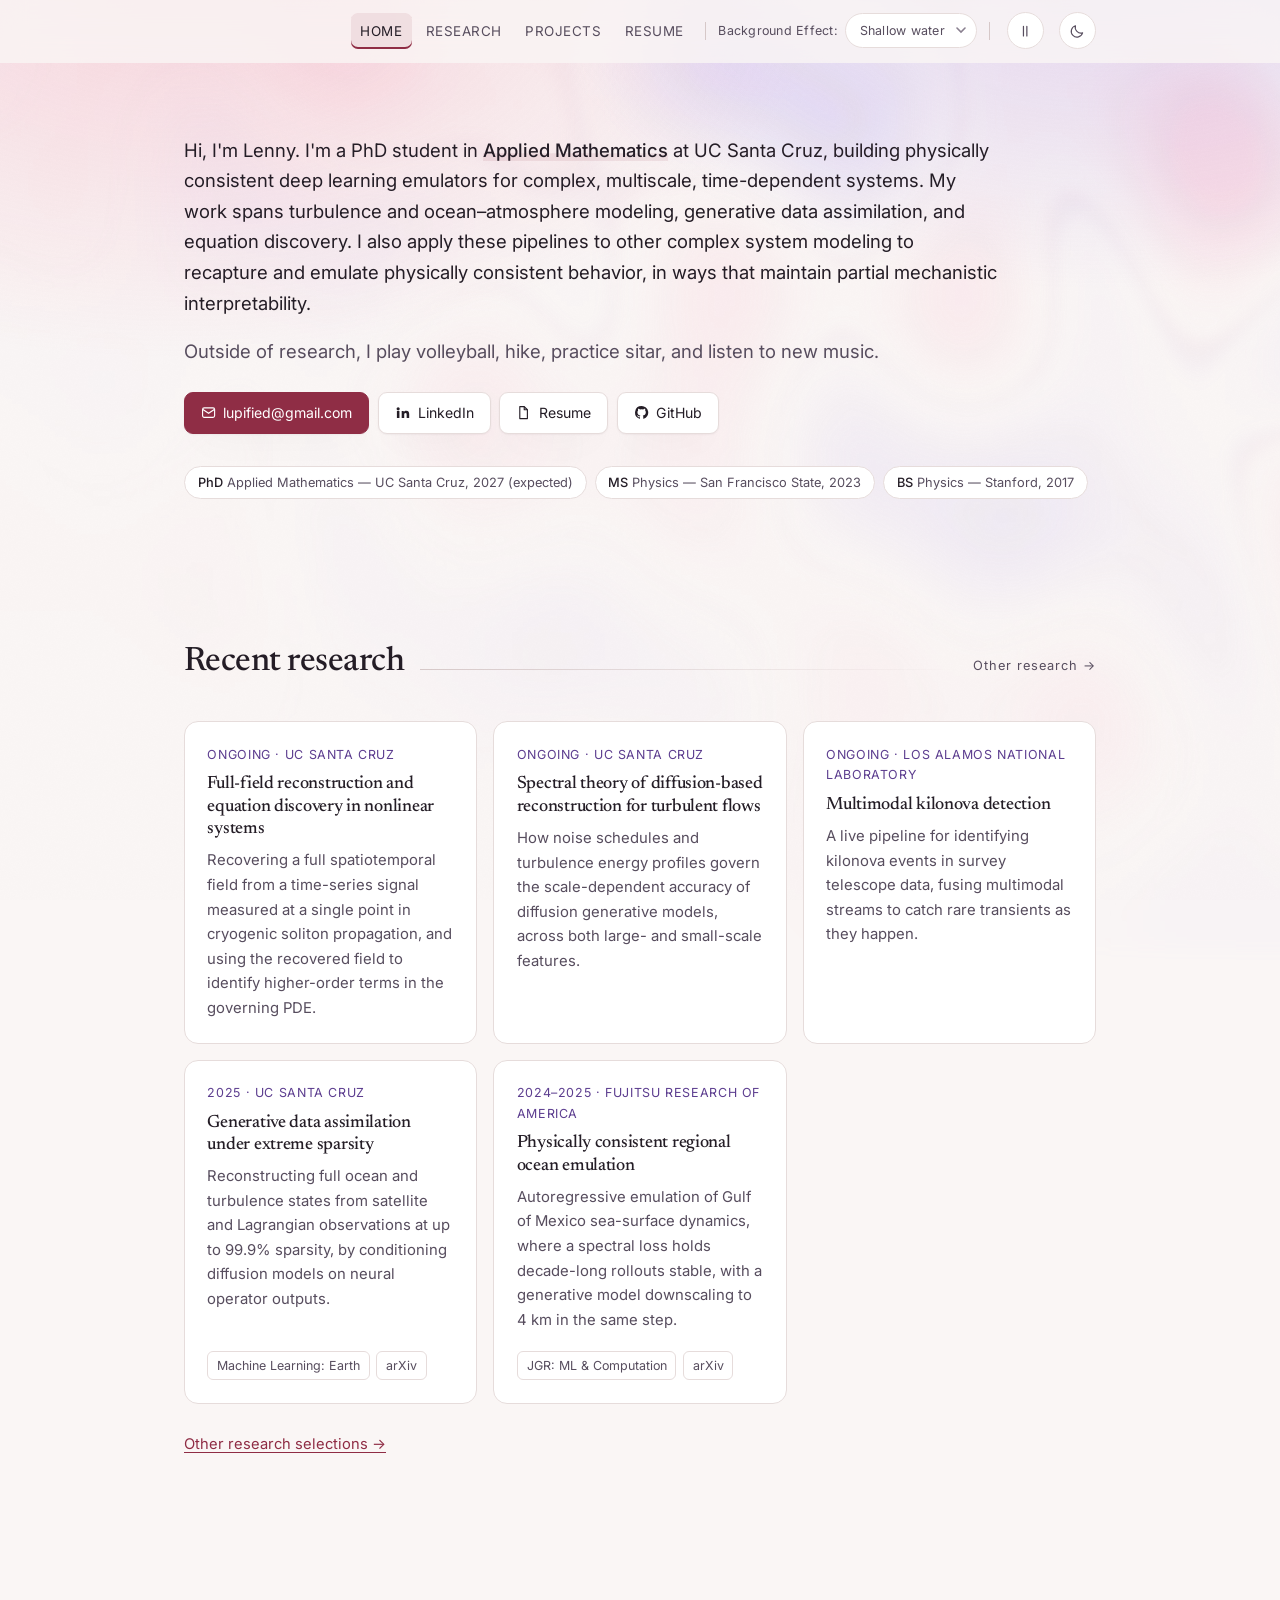
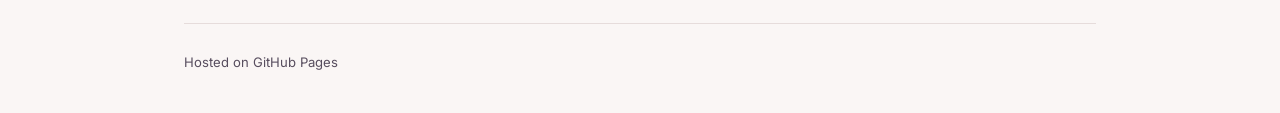
<file: index.html>
<!DOCTYPE html>
<html lang="en" data-theme="dark">
<head>
<meta charset="UTF-8">
<meta name="viewport" content="width=device-width, initial-scale=1">
<title>Lenny Lupin-Jimenez</title>
<meta name="description" content="Lenny Lupin-Jimenez &mdash; PhD student in Applied Mathematics at UC Santa Cruz, building physically consistent deep learning emulators for complex, time-dependent systems.">
<meta name="color-scheme" content="dark light">

<!-- Set the theme before first paint: stored choice > system preference > dark. -->
<script>
  (function () {
    try {
      var stored = localStorage.getItem('theme');
      if (stored === 'light' || stored === 'dark') {
        document.documentElement.dataset.theme = stored;
        return;
      }
      var mq = window.matchMedia('(prefers-color-scheme: light)');
      document.documentElement.dataset.theme = mq.matches ? 'light' : 'dark';
    } catch (e) {
      document.documentElement.dataset.theme = 'dark';
    }
  })();

  // Animation preference: on unless this visitor has turned it off before.
  // Set before first paint so the background never starts and then stops.
  (function () {
    var v = 'on';
    try {
      var stored = localStorage.getItem('anim');
      if (stored === 'on' || stored === 'off') v = stored;
    } catch (e) {}
    document.documentElement.dataset.anim = v;
  })();
</script>

<!-- Analytics: GoatCounter, no cookies and no consent banner needed.  Counts
     the first pageview itself; site.js counts the soft navigations after it. -->
<script data-goatcounter="https://lupify.goatcounter.com/count"
        async src="//gc.zgo.at/count.js"></script>

<link rel="preconnect" href="https://fonts.googleapis.com">
<link rel="preconnect" href="https://fonts.gstatic.com" crossorigin>
<link href="https://fonts.googleapis.com/css2?family=Newsreader:ital,opsz,wght@0,6..72,400;0,6..72,500;0,6..72,600;1,6..72,400&family=Inter:wght@400;500;600&display=swap" rel="stylesheet">
<link rel="stylesheet" href="styles.css?v=40">
</head>
<body>

<canvas id="field" aria-hidden="true"></canvas>

<a class="skip" href="#main">Skip to content</a>

<div class="topbar" id="topbar">
  <div class="wrap topbar__inner">
    <nav class="nav" aria-label="Sections">
      <a href="index.html">Home</a>
      <a href="research.html">Research</a>
      <a href="projects.html">Projects</a>
      <a href="resume.html">Resume</a>
    </nav>
    <span class="bar" aria-hidden="true"></span>
    <label class="simpick">
      <span class="simpick__label">Background Effect:</span>
      <select id="sim-select">
        <option value="random">Random</option>
        <option value="turbulence">Turbulence</option>
        <option value="shallow">Shallow water</option>
        <option value="convection">Convection</option>
        <option value="life">Conway's Life</option>
      </select>
    </label>
    <span class="bar" aria-hidden="true"></span>
    <button class="toggle" id="motion-toggle" type="button" aria-label="Pause background animation">
      <svg class="i-pause" viewBox="0 0 24 24" fill="none" stroke="currentColor" stroke-width="1.8" stroke-linecap="round" aria-hidden="true">
        <path d="M9.5 5v14M14.5 5v14"/>
      </svg>
      <svg class="i-play" viewBox="0 0 24 24" fill="currentColor" aria-hidden="true">
        <path d="M8 5.2v13.6a.6.6 0 0 0 .92.5l10.5-6.8a.6.6 0 0 0 0-1l-10.5-6.8A.6.6 0 0 0 8 5.2z"/>
      </svg>
    </button>
    <button class="toggle" id="theme-toggle" type="button" aria-label="Switch color theme">
      <svg class="i-sun" viewBox="0 0 24 24" fill="none" stroke="currentColor" stroke-width="1.7" stroke-linecap="round" aria-hidden="true">
        <circle cx="12" cy="12" r="4"/><path d="M12 2v2M12 20v2M2 12h2M20 12h2M4.9 4.9l1.4 1.4M17.7 17.7l1.4 1.4M19.1 4.9l-1.4 1.4M6.3 17.7l-1.4 1.4"/>
      </svg>
      <svg class="i-moon" viewBox="0 0 24 24" fill="none" stroke="currentColor" stroke-width="1.7" stroke-linecap="round" stroke-linejoin="round" aria-hidden="true">
        <path d="M20 14.5A8.5 8.5 0 0 1 9.5 4a8.5 8.5 0 1 0 10.5 10.5z"/>
      </svg>
    </button>
  </div>
</div>

<main id="main">

<!-- ============ HERO ============ -->
<header class="hero">
  <div class="wrap">
    <h1 class="visually-hidden">Lenny Lupin-Jimenez</h1>

    <p class="lead">
      Hi, I'm Lenny. I'm a PhD student in <strong>Applied Mathematics</strong> at UC Santa Cruz,
      building physically consistent deep learning emulators for complex, multiscale,
      time-dependent systems. My work spans turbulence and ocean&ndash;atmosphere modeling,
      generative data assimilation, and equation discovery. I also apply these pipelines to
      other complex system modeling to recapture and emulate physically consistent behavior,
      in ways that maintain partial mechanistic interpretability.
    </p>

    <p class="lead lead--muted">
      Outside of research, I play volleyball, hike, practice sitar, and listen to new music.
    </p>

    <div class="links">
      <a class="btn btn--primary" href="mailto:lupified@gmail.com">
        <svg viewBox="0 0 24 24" fill="none" stroke="currentColor" stroke-width="1.8" aria-hidden="true"><rect x="2.5" y="4.5" width="19" height="15" rx="2.5"/><path d="m3 7 9 6 9-6"/></svg>
        lupified@gmail.com
      </a>
      <a class="btn" href="https://www.linkedin.com/in/leonard-lupin-jimenez/" target="_blank" rel="noopener">
        <svg viewBox="0 0 24 24" fill="currentColor" aria-hidden="true"><path d="M4.98 3.5a2.5 2.5 0 1 1 0 5 2.5 2.5 0 0 1 0-5zM3 9.5h4v11H3v-11zm7 0h3.83v1.5h.05c.53-.95 1.83-1.95 3.77-1.95 4.03 0 4.78 2.49 4.78 5.73v5.72h-4v-5.07c0-1.21-.02-2.77-1.79-2.77-1.79 0-2.07 1.32-2.07 2.68v5.16h-4v-11z"/></svg>
        LinkedIn
      </a>
      <a class="btn" href="resume.html">
        <svg viewBox="0 0 24 24" fill="none" stroke="currentColor" stroke-width="1.8" stroke-linejoin="round" aria-hidden="true"><path d="M6 2.5h7l5 5v14H6z"/><path d="M13 2.5v5h5"/></svg>
        Resume
      </a>
      <a class="btn" href="https://github.com/lupify" target="_blank" rel="noopener">
        <svg viewBox="0 0 24 24" fill="currentColor" aria-hidden="true"><path d="M12 1.7a10.3 10.3 0 0 0-3.26 20.07c.52.1.71-.22.71-.5v-1.9c-2.87.63-3.48-1.22-3.48-1.22-.47-1.2-1.15-1.52-1.15-1.52-.94-.64.07-.63.07-.63 1.04.08 1.59 1.07 1.59 1.07.92 1.59 2.42 1.13 3.01.86.09-.67.36-1.13.66-1.39-2.29-.26-4.7-1.15-4.7-5.1 0-1.13.4-2.05 1.06-2.77-.11-.26-.46-1.3.1-2.72 0 0 .87-.28 2.85 1.06a9.8 9.8 0 0 1 5.18 0c1.98-1.34 2.85-1.06 2.85-1.06.56 1.42.21 2.46.1 2.72.66.72 1.06 1.64 1.06 2.77 0 3.96-2.42 4.83-4.72 5.09.37.32.7.95.7 1.92v2.85c0 .28.19.61.72.5A10.3 10.3 0 0 0 12 1.7z"/></svg>
        GitHub
      </a>
    </div>

    <div class="chips">
      <span class="chip"><b>PhD</b> Applied Mathematics &mdash; UC Santa Cruz, 2027 (expected)</span>
      <span class="chip"><b>MS</b> Physics &mdash; San Francisco State, 2023</span>
      <span class="chip"><b>BS</b> Physics &mdash; Stanford, 2017</span>
    </div>
  </div>
</header>

<!-- ============ SELECTED WORK ============ -->
<section class="section" id="work">
  <div class="wrap">
    <div class="section__head reveal">
      <h2>Recent research</h2>
      <span class="rule"></span>
      <a class="count" href="research.html">Other research &rarr;</a>
    </div>

    <div class="cards">
      <article class="card reveal">
        <p class="card__meta">Ongoing &middot; UC Santa Cruz</p>
        <h3>Full-field reconstruction and equation discovery in nonlinear systems</h3>
        <p class="excerpt">Recovering a full spatiotemporal field from a time-series signal
           measured at a single point in cryogenic soliton propagation, and using the
           recovered field to identify higher-order terms in the governing PDE.</p>
      </article>
      <article class="card reveal">
        <p class="card__meta">Ongoing &middot; UC Santa Cruz</p>
        <h3>Spectral theory of diffusion-based reconstruction for turbulent flows</h3>
        <p class="excerpt">How noise schedules and turbulence energy profiles govern the
           scale-dependent accuracy of diffusion generative models, across both large- and
           small-scale features.</p>
      </article>
      <article class="card reveal">
        <p class="card__meta">Ongoing &middot; Los Alamos National Laboratory</p>
        <h3>Multimodal kilonova detection</h3>
        <p class="excerpt">A live pipeline for identifying kilonova events in survey telescope data, fusing multimodal streams to catch rare transients as they happen.</p>
      </article>
      <article class="card reveal">
        <p class="card__meta">2025 &middot; UC Santa Cruz</p>
        <h3>Generative data assimilation under extreme sparsity</h3>
        <p class="excerpt">Reconstructing full ocean and turbulence states from satellite and Lagrangian observations at up to 99.9% sparsity, by conditioning diffusion models on neural operator outputs.</p>
        <div class="card__foot">
          <a href="https://iopscience.iop.org/article/10.1088/3049-4753/ae0b70" target="_blank" rel="noopener">Machine Learning: Earth</a>
          <a href="https://arxiv.org/abs/2507.06479" target="_blank" rel="noopener">arXiv</a>
        </div>
      </article>
      <article class="card reveal">
        <p class="card__meta">2024&ndash;2025 &middot; Fujitsu Research of America</p>
        <h3>Physically consistent regional ocean emulation</h3>
        <p class="excerpt">Autoregressive emulation of Gulf of Mexico sea-surface dynamics, where a spectral loss holds decade-long rollouts stable, with a generative model downscaling to 4&nbsp;km in the same step.</p>
        <div class="card__foot">
          <a href="https://agupubs.onlinelibrary.wiley.com/doi/10.1029/2025JH000851" target="_blank" rel="noopener">JGR: ML &amp; Computation</a>
          <a href="https://arxiv.org/abs/2501.05058" target="_blank" rel="noopener">arXiv</a>
        </div>
      </article>
    </div>

    <p class="pagelink"><a href="research.html">Other research selections &rarr;</a></p>
  </div>
</section>

<div class="wrap">
  <footer>
    <span>Hosted on GitHub Pages</span>
  </footer>
</div>

</main>

<script src="site.js?v=41" defer></script>
<script src="background.js?v=39" defer></script>
</body>
</html>
</file>
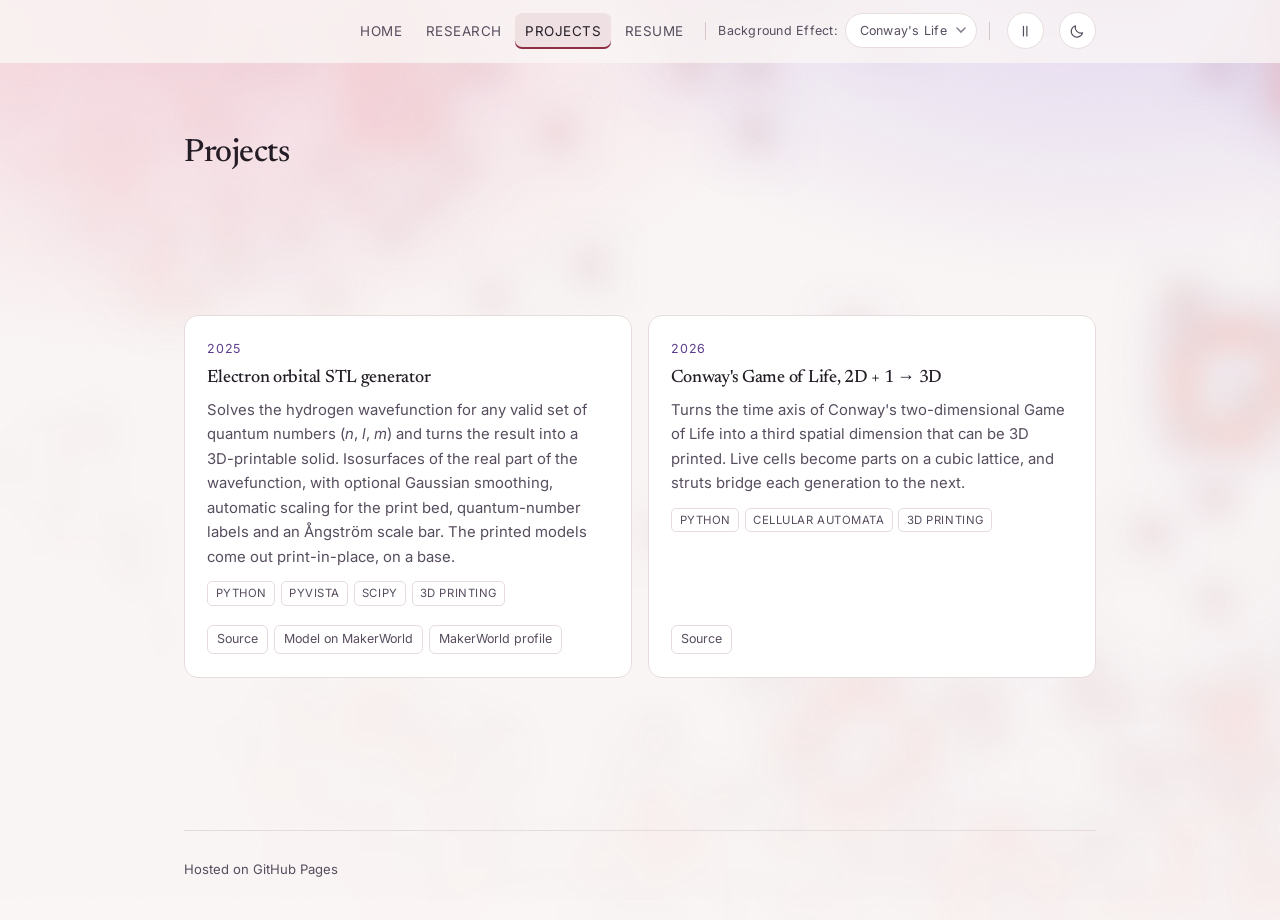
<file: projects.html>
<!DOCTYPE html>
<html lang="en" data-theme="dark">
<head>
<meta charset="UTF-8">
<meta name="viewport" content="width=device-width, initial-scale=1">
<title>Projects &mdash; Lenny Lupin-Jimenez</title>
<meta name="description" content="Things Lenny Lupin-Jimenez builds outside of research &mdash; 3D-printable electron orbitals and other side projects.">
<meta name="color-scheme" content="dark light">

<!-- Set the theme before first paint: stored choice > system preference > dark. -->
<script>
  (function () {
    try {
      var stored = localStorage.getItem('theme');
      if (stored === 'light' || stored === 'dark') {
        document.documentElement.dataset.theme = stored;
        return;
      }
      var mq = window.matchMedia('(prefers-color-scheme: light)');
      document.documentElement.dataset.theme = mq.matches ? 'light' : 'dark';
    } catch (e) {
      document.documentElement.dataset.theme = 'dark';
    }
  })();

  // Animation preference: on unless this visitor has turned it off before.
  // Set before first paint so the background never starts and then stops.
  (function () {
    var v = 'on';
    try {
      var stored = localStorage.getItem('anim');
      if (stored === 'on' || stored === 'off') v = stored;
    } catch (e) {}
    document.documentElement.dataset.anim = v;
  })();
</script>

<!-- Analytics: GoatCounter, no cookies and no consent banner needed.  Counts
     the first pageview itself; site.js counts the soft navigations after it. -->
<script data-goatcounter="https://lupify.goatcounter.com/count"
        async src="//gc.zgo.at/count.js"></script>

<link rel="preconnect" href="https://fonts.googleapis.com">
<link rel="preconnect" href="https://fonts.gstatic.com" crossorigin>
<link href="https://fonts.googleapis.com/css2?family=Newsreader:ital,opsz,wght@0,6..72,400;0,6..72,500;0,6..72,600;1,6..72,400&family=Inter:wght@400;500;600&display=swap" rel="stylesheet">
<link rel="stylesheet" href="styles.css?v=40">
</head>
<body>

<canvas id="field" aria-hidden="true"></canvas>

<a class="skip" href="#main">Skip to content</a>

<div class="topbar" id="topbar">
  <div class="wrap topbar__inner">
    <nav class="nav" aria-label="Sections">
      <a href="index.html">Home</a>
      <a href="research.html">Research</a>
      <a href="projects.html">Projects</a>
      <a href="resume.html">Resume</a>
    </nav>
    <span class="bar" aria-hidden="true"></span>
    <label class="simpick">
      <span class="simpick__label">Background Effect:</span>
      <select id="sim-select">
        <option value="random">Random</option>
        <option value="turbulence">Turbulence</option>
        <option value="shallow">Shallow water</option>
        <option value="convection">Convection</option>
        <option value="life">Conway's Life</option>
      </select>
    </label>
    <span class="bar" aria-hidden="true"></span>
    <button class="toggle" id="motion-toggle" type="button" aria-label="Pause background animation">
      <svg class="i-pause" viewBox="0 0 24 24" fill="none" stroke="currentColor" stroke-width="1.8" stroke-linecap="round" aria-hidden="true">
        <path d="M9.5 5v14M14.5 5v14"/>
      </svg>
      <svg class="i-play" viewBox="0 0 24 24" fill="currentColor" aria-hidden="true">
        <path d="M8 5.2v13.6a.6.6 0 0 0 .92.5l10.5-6.8a.6.6 0 0 0 0-1l-10.5-6.8A.6.6 0 0 0 8 5.2z"/>
      </svg>
    </button>
    <button class="toggle" id="theme-toggle" type="button" aria-label="Switch color theme">
      <svg class="i-sun" viewBox="0 0 24 24" fill="none" stroke="currentColor" stroke-width="1.7" stroke-linecap="round" aria-hidden="true">
        <circle cx="12" cy="12" r="4"/><path d="M12 2v2M12 20v2M2 12h2M20 12h2M4.9 4.9l1.4 1.4M17.7 17.7l1.4 1.4M19.1 4.9l-1.4 1.4M6.3 17.7l-1.4 1.4"/>
      </svg>
      <svg class="i-moon" viewBox="0 0 24 24" fill="none" stroke="currentColor" stroke-width="1.7" stroke-linecap="round" stroke-linejoin="round" aria-hidden="true">
        <path d="M20 14.5A8.5 8.5 0 0 1 9.5 4a8.5 8.5 0 1 0 10.5 10.5z"/>
      </svg>
    </button>
  </div>
</div>

<main id="main">

<header class="hero">
  <div class="wrap">
    <h1>Projects</h1>
  </div>
</header>

<section class="section" id="projects">
  <div class="wrap">
    <div class="cards">
      <article class="card reveal">
        <p class="card__meta">2025</p>
        <h3>Electron orbital STL generator</h3>
        <p class="excerpt">Solves the hydrogen wavefunction for any valid set of quantum numbers (<i>n</i>, <i>l</i>, <i>m</i>) and turns the result into a 3D-printable solid. Isosurfaces of the real part of the wavefunction, with optional Gaussian smoothing, automatic scaling for the print bed, quantum-number labels and an &Aring;ngstr&ouml;m scale bar. The printed models come out print-in-place, on a base.</p>
        <p class="card__tags"><span class="tag">Python</span> <span class="tag">PyVista</span> <span class="tag">SciPy</span> <span class="tag">3D printing</span></p>
        <div class="card__foot">
          <a href="https://github.com/lupify/orbital_stl" target="_blank" rel="noopener">Source</a>
          <a href="https://makerworld.com/en/models/965676-atom-orbitals-electron" target="_blank" rel="noopener">Model on MakerWorld</a>
          <a href="https://makerworld.com/en/@lupify" target="_blank" rel="noopener">MakerWorld profile</a>
        </div>
      </article>
      <article class="card reveal">
        <p class="card__meta">2026</p>
        <h3>Conway's Game of Life, 2D + 1 &rarr; 3D</h3>
        <p class="excerpt">Turns the time axis of Conway's two-dimensional Game of
           Life into a third spatial dimension that can be 3D printed. Live cells become
           parts on a cubic lattice, and struts bridge each generation to the next.</p>
        <p class="card__tags"><span class="tag">Python</span> <span class="tag">Cellular automata</span> <span class="tag">3D printing</span></p>
        <div class="card__foot">
          <a href="https://github.com/lupify/conway3d" target="_blank" rel="noopener">Source</a>
        </div>
      </article>
    </div>
  </div>
</section>

<div class="wrap">
  <footer>
    <span>Hosted on GitHub Pages</span>
  </footer>
</div>

</main>

<script src="site.js?v=41" defer></script>
<script src="background.js?v=39" defer></script>
</body>
</html>
</file>
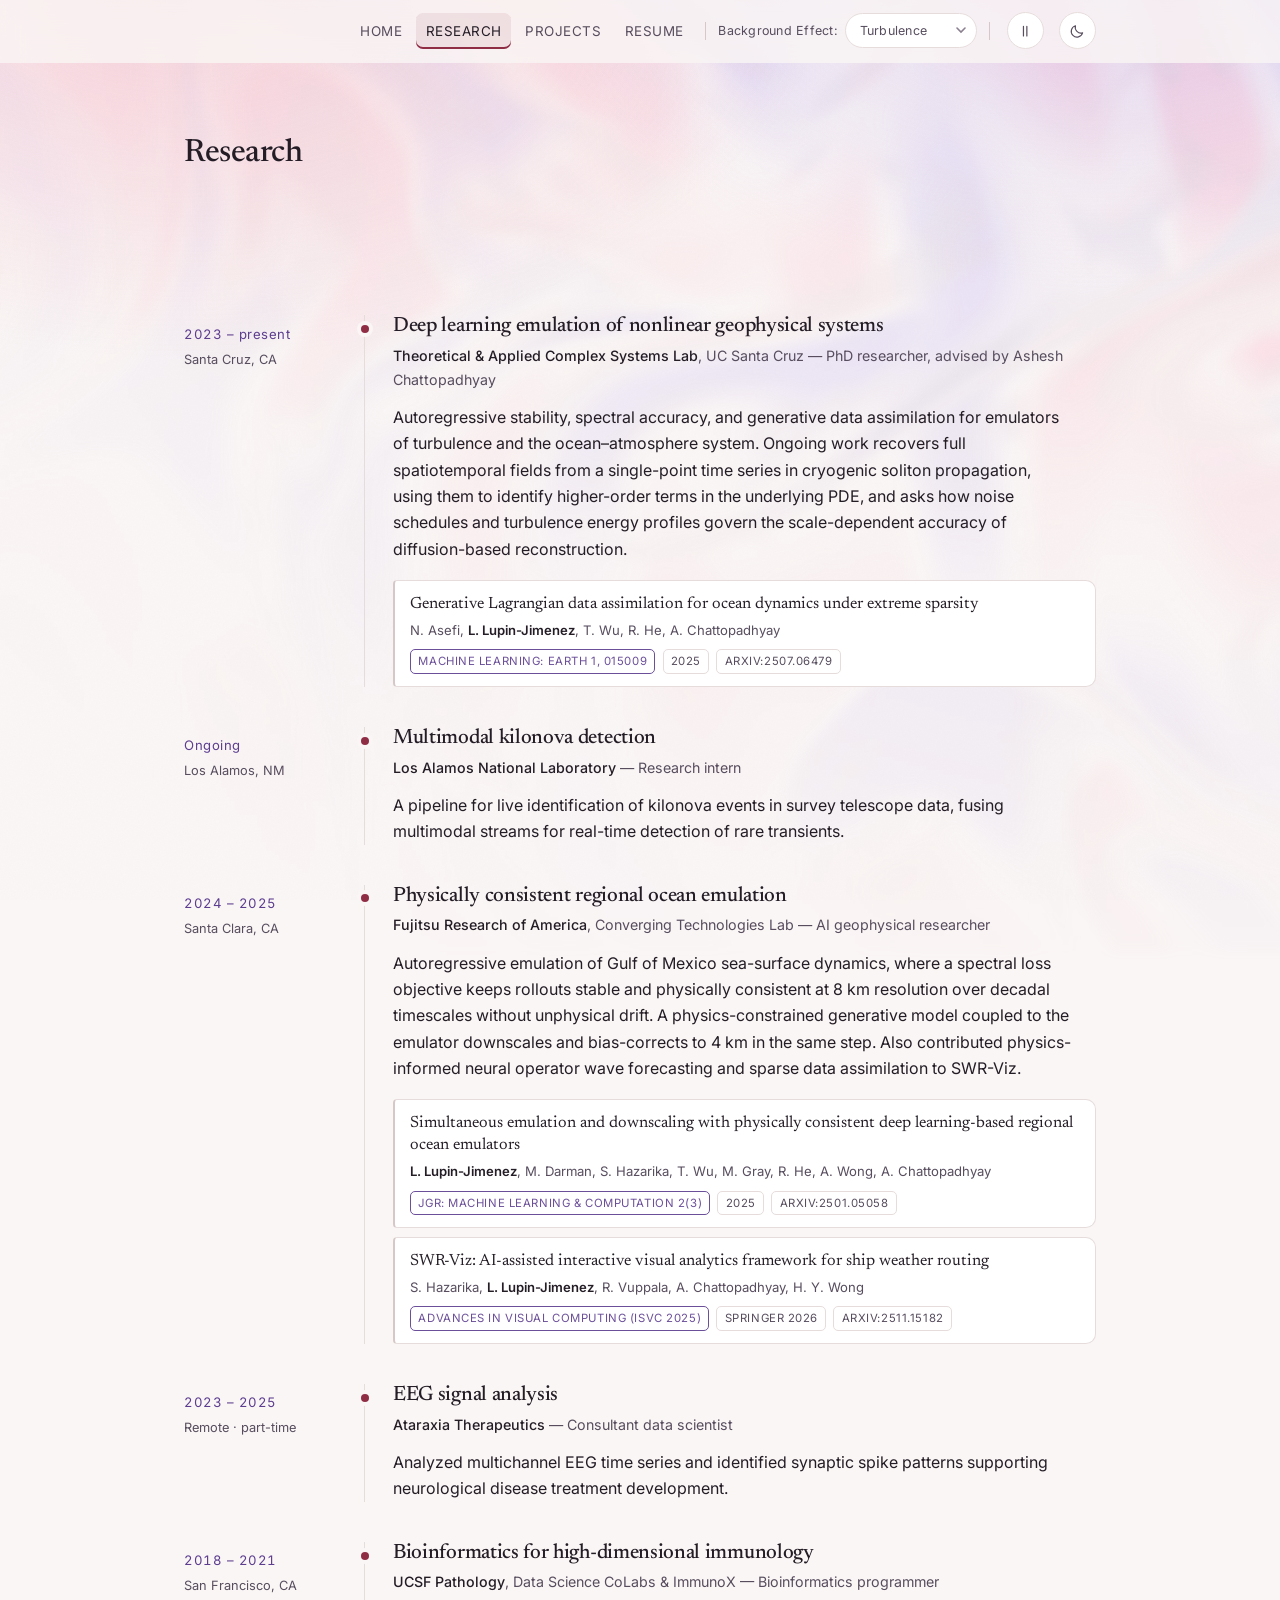
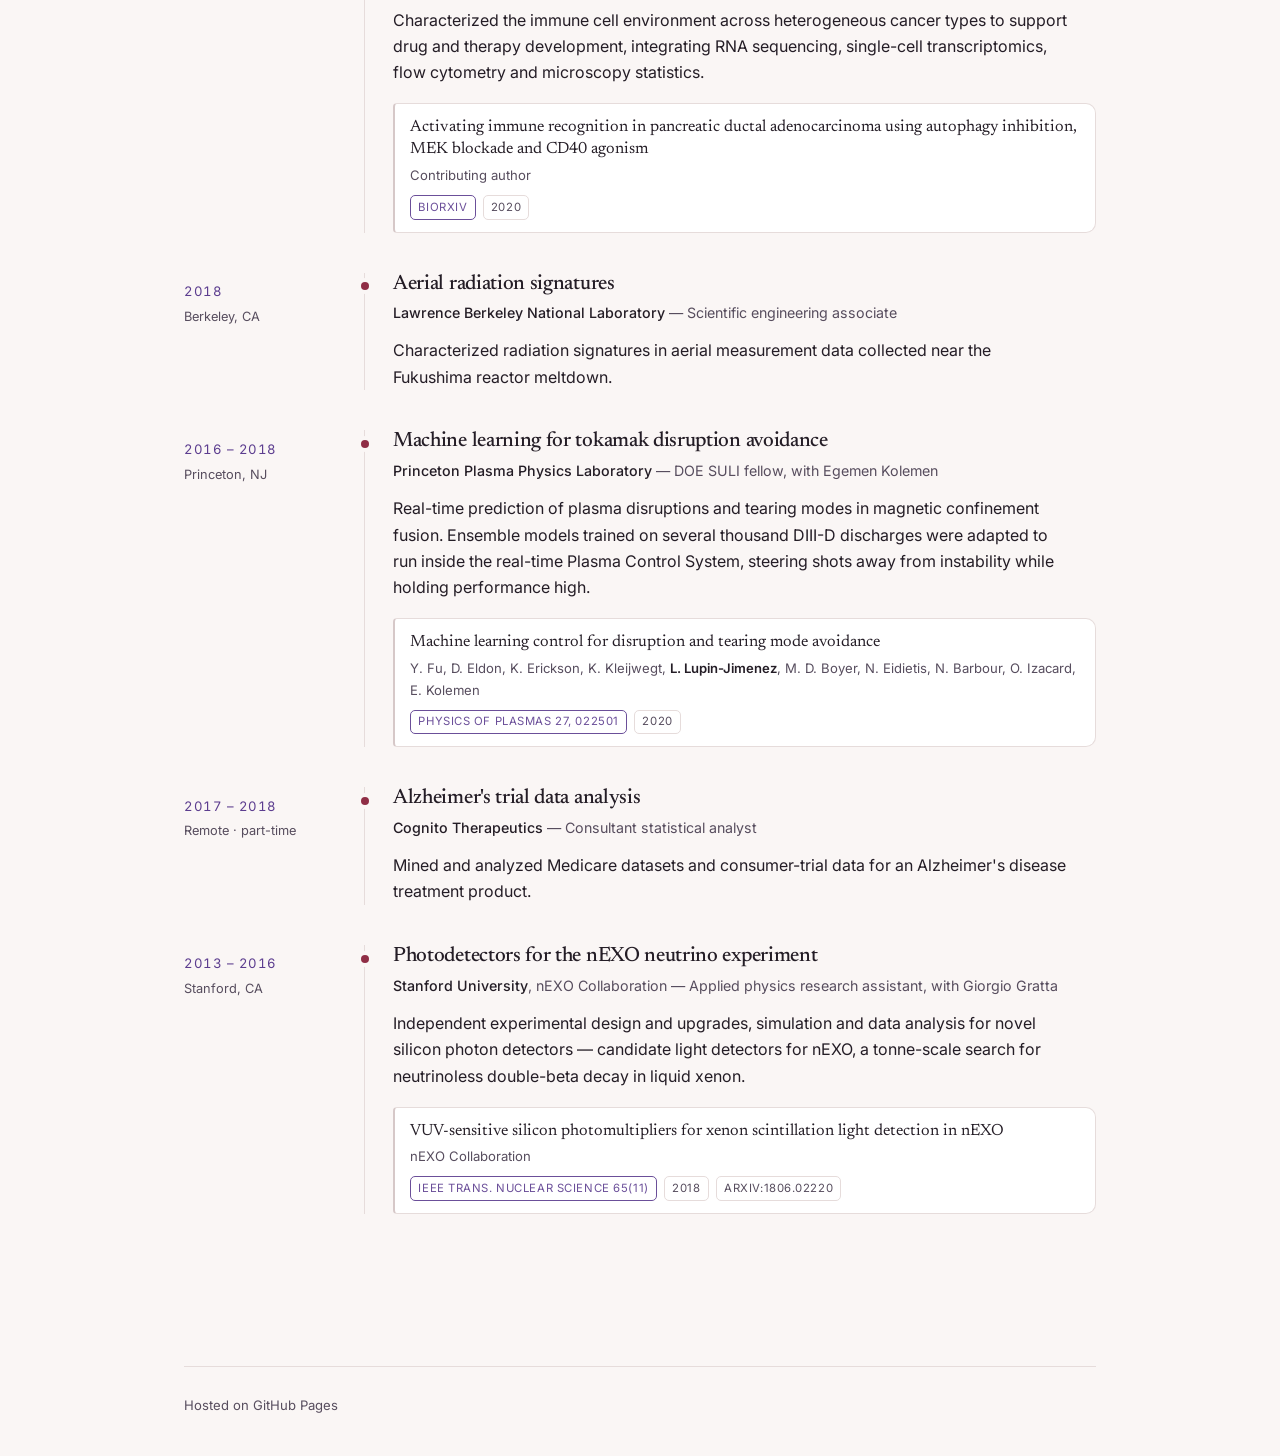
<file: research.html>
<!DOCTYPE html>
<html lang="en" data-theme="dark">
<head>
<meta charset="UTF-8">
<meta name="viewport" content="width=device-width, initial-scale=1">
<title>Research &mdash; Lenny Lupin-Jimenez</title>
<meta name="description" content="Research history of Lenny Lupin-Jimenez: deep learning emulation of geophysical systems, bioinformatics, plasma control and detector physics.">
<meta name="color-scheme" content="dark light">

<!-- Set the theme before first paint: stored choice > system preference > dark. -->
<script>
  (function () {
    try {
      var stored = localStorage.getItem('theme');
      if (stored === 'light' || stored === 'dark') {
        document.documentElement.dataset.theme = stored;
        return;
      }
      var mq = window.matchMedia('(prefers-color-scheme: light)');
      document.documentElement.dataset.theme = mq.matches ? 'light' : 'dark';
    } catch (e) {
      document.documentElement.dataset.theme = 'dark';
    }
  })();

  // Animation preference: on unless this visitor has turned it off before.
  // Set before first paint so the background never starts and then stops.
  (function () {
    var v = 'on';
    try {
      var stored = localStorage.getItem('anim');
      if (stored === 'on' || stored === 'off') v = stored;
    } catch (e) {}
    document.documentElement.dataset.anim = v;
  })();
</script>

<!-- Analytics: GoatCounter, no cookies and no consent banner needed.  Counts
     the first pageview itself; site.js counts the soft navigations after it. -->
<script data-goatcounter="https://lupify.goatcounter.com/count"
        async src="//gc.zgo.at/count.js"></script>

<link rel="preconnect" href="https://fonts.googleapis.com">
<link rel="preconnect" href="https://fonts.gstatic.com" crossorigin>
<link href="https://fonts.googleapis.com/css2?family=Newsreader:ital,opsz,wght@0,6..72,400;0,6..72,500;0,6..72,600;1,6..72,400&family=Inter:wght@400;500;600&display=swap" rel="stylesheet">
<link rel="stylesheet" href="styles.css?v=40">
</head>
<body>

<canvas id="field" aria-hidden="true"></canvas>

<a class="skip" href="#main">Skip to content</a>

<div class="topbar" id="topbar">
  <div class="wrap topbar__inner">
    <nav class="nav" aria-label="Sections">
      <a href="index.html">Home</a>
      <a href="research.html">Research</a>
      <a href="projects.html">Projects</a>
      <a href="resume.html">Resume</a>
    </nav>
    <span class="bar" aria-hidden="true"></span>
    <label class="simpick">
      <span class="simpick__label">Background Effect:</span>
      <select id="sim-select">
        <option value="random">Random</option>
        <option value="turbulence">Turbulence</option>
        <option value="shallow">Shallow water</option>
        <option value="convection">Convection</option>
        <option value="life">Conway's Life</option>
      </select>
    </label>
    <span class="bar" aria-hidden="true"></span>
    <button class="toggle" id="motion-toggle" type="button" aria-label="Pause background animation">
      <svg class="i-pause" viewBox="0 0 24 24" fill="none" stroke="currentColor" stroke-width="1.8" stroke-linecap="round" aria-hidden="true">
        <path d="M9.5 5v14M14.5 5v14"/>
      </svg>
      <svg class="i-play" viewBox="0 0 24 24" fill="currentColor" aria-hidden="true">
        <path d="M8 5.2v13.6a.6.6 0 0 0 .92.5l10.5-6.8a.6.6 0 0 0 0-1l-10.5-6.8A.6.6 0 0 0 8 5.2z"/>
      </svg>
    </button>
    <button class="toggle" id="theme-toggle" type="button" aria-label="Switch color theme">
      <svg class="i-sun" viewBox="0 0 24 24" fill="none" stroke="currentColor" stroke-width="1.7" stroke-linecap="round" aria-hidden="true">
        <circle cx="12" cy="12" r="4"/><path d="M12 2v2M12 20v2M2 12h2M20 12h2M4.9 4.9l1.4 1.4M17.7 17.7l1.4 1.4M19.1 4.9l-1.4 1.4M6.3 17.7l-1.4 1.4"/>
      </svg>
      <svg class="i-moon" viewBox="0 0 24 24" fill="none" stroke="currentColor" stroke-width="1.7" stroke-linecap="round" stroke-linejoin="round" aria-hidden="true">
        <path d="M20 14.5A8.5 8.5 0 0 1 9.5 4a8.5 8.5 0 1 0 10.5 10.5z"/>
      </svg>
    </button>
  </div>
</div>

<main id="main">

<header class="hero">
  <div class="wrap">
    <h1>Research</h1>
  </div>
</header>

<section class="section" id="research">
  <div class="wrap">
    <div class="entries">

      <article class="entry reveal">
        <div class="entry__rail">
          <span class="entry__years">2023 &ndash; present</span>
          <span class="entry__place">Santa Cruz, CA</span>
        </div>
        <div class="entry__body">
          <h3>Deep learning emulation of nonlinear geophysical systems</h3>
          <p class="entry__org"><b>Theoretical &amp; Applied Complex Systems Lab</b>, UC Santa Cruz &mdash; PhD researcher, advised by Ashesh Chattopadhyay</p>
          <p class="desc">Autoregressive stability, spectral accuracy, and generative data assimilation for emulators of turbulence and the ocean&ndash;atmosphere system. Ongoing work recovers full spatiotemporal fields from a single-point time series in cryogenic soliton propagation, using them to identify higher-order terms in the underlying PDE, and asks how noise schedules and turbulence energy profiles govern the scale-dependent accuracy of diffusion-based reconstruction.</p>
          <ul class="papers">
            <li>
              <a class="paper" href="https://iopscience.iop.org/article/10.1088/3049-4753/ae0b70" target="_blank" rel="noopener">
                <span class="paper__title">Generative Lagrangian data assimilation for ocean dynamics under extreme sparsity</span>
                <span class="paper__authors">N. Asefi, <b>L. Lupin-Jimenez</b>, T. Wu, R. He, A. Chattopadhyay</span>
                <span class="paper__meta">
                  <span class="tag tag--venue">Machine Learning: Earth 1, 015009</span>
                  <span class="tag">2025</span>
                  <span class="tag">arXiv:2507.06479</span>
                </span>
              </a>
            </li>
          </ul>
        </div>
      </article>

      <article class="entry reveal">
        <div class="entry__rail">
          <span class="entry__years">Ongoing</span>
          <span class="entry__place">Los Alamos, NM</span>
        </div>
        <div class="entry__body">
          <h3>Multimodal kilonova detection</h3>
          <p class="entry__org"><b>Los Alamos National Laboratory</b> &mdash; Research intern</p>
          <p class="desc">A pipeline for live identification of kilonova events in survey telescope data, fusing multimodal streams for real-time detection of rare transients.</p>
        </div>
      </article>

      <article class="entry reveal">
        <div class="entry__rail">
          <span class="entry__years">2024 &ndash; 2025</span>
          <span class="entry__place">Santa Clara, CA</span>
        </div>
        <div class="entry__body">
          <h3>Physically consistent regional ocean emulation</h3>
          <p class="entry__org"><b>Fujitsu Research of America</b>, Converging Technologies Lab &mdash; AI geophysical researcher</p>
          <p class="desc">Autoregressive emulation of Gulf of Mexico sea-surface dynamics, where a spectral loss objective keeps rollouts stable and physically consistent at 8&nbsp;km resolution over decadal timescales without unphysical drift. A physics-constrained generative model coupled to the emulator downscales and bias-corrects to 4&nbsp;km in the same step. Also contributed physics-informed neural operator wave forecasting and sparse data assimilation to SWR-Viz.</p>
          <ul class="papers">
            <li>
              <a class="paper" href="https://agupubs.onlinelibrary.wiley.com/doi/10.1029/2025JH000851" target="_blank" rel="noopener">
                <span class="paper__title">Simultaneous emulation and downscaling with physically consistent deep learning-based regional ocean emulators</span>
                <span class="paper__authors"><b>L. Lupin-Jimenez</b>, M. Darman, S. Hazarika, T. Wu, M. Gray, R. He, A. Wong, A. Chattopadhyay</span>
                <span class="paper__meta">
                  <span class="tag tag--venue">JGR: Machine Learning &amp; Computation 2(3)</span>
                  <span class="tag">2025</span>
                  <span class="tag">arXiv:2501.05058</span>
                </span>
              </a>
            </li>
            <li>
              <a class="paper" href="https://arxiv.org/abs/2511.15182" target="_blank" rel="noopener">
                <span class="paper__title">SWR-Viz: AI-assisted interactive visual analytics framework for ship weather routing</span>
                <span class="paper__authors">S. Hazarika, <b>L. Lupin-Jimenez</b>, R. Vuppala, A. Chattopadhyay, H. Y. Wong</span>
                <span class="paper__meta">
                  <span class="tag tag--venue">Advances in Visual Computing (ISVC 2025)</span>
                  <span class="tag">Springer 2026</span>
                  <span class="tag">arXiv:2511.15182</span>
                </span>
              </a>
            </li>
          </ul>
        </div>
      </article>

      <article class="entry reveal">
        <div class="entry__rail">
          <span class="entry__years">2023 &ndash; 2025</span>
          <span class="entry__place">Remote &middot; part-time</span>
        </div>
        <div class="entry__body">
          <h3>EEG signal analysis</h3>
          <p class="entry__org"><b>Ataraxia Therapeutics</b> &mdash; Consultant data scientist</p>
          <p class="desc">Analyzed multichannel EEG time series and identified synaptic spike patterns supporting neurological disease treatment development.</p>
        </div>
      </article>

      <article class="entry reveal">
        <div class="entry__rail">
          <span class="entry__years">2018 &ndash; 2021</span>
          <span class="entry__place">San Francisco, CA</span>
        </div>
        <div class="entry__body">
          <h3>Bioinformatics for high-dimensional immunology</h3>
          <p class="entry__org"><b>UCSF Pathology</b>, Data Science CoLabs &amp; ImmunoX &mdash; Bioinformatics programmer</p>
          <p class="desc">Characterized the immune cell environment across heterogeneous cancer types to support drug and therapy development, integrating RNA sequencing, single-cell transcriptomics, flow cytometry and microscopy statistics.</p>
          <ul class="papers">
            <li>
              <a class="paper" href="https://www.biorxiv.org/content/10.1101/2020.11.05.370569v1" target="_blank" rel="noopener">
                <span class="paper__title">Activating immune recognition in pancreatic ductal adenocarcinoma using autophagy inhibition, MEK blockade and CD40 agonism</span>
                <span class="paper__authors">Contributing author</span>
                <span class="paper__meta">
                  <span class="tag tag--venue">bioRxiv</span>
                  <span class="tag">2020</span>
                </span>
              </a>
            </li>
          </ul>
        </div>
      </article>

      <article class="entry reveal">
        <div class="entry__rail">
          <span class="entry__years">2018</span>
          <span class="entry__place">Berkeley, CA</span>
        </div>
        <div class="entry__body">
          <h3>Aerial radiation signatures</h3>
          <p class="entry__org"><b>Lawrence Berkeley National Laboratory</b> &mdash; Scientific engineering associate</p>
          <p class="desc">Characterized radiation signatures in aerial measurement data collected near the Fukushima reactor meltdown.</p>
        </div>
      </article>

      <article class="entry reveal">
        <div class="entry__rail">
          <span class="entry__years">2016 &ndash; 2018</span>
          <span class="entry__place">Princeton, NJ</span>
        </div>
        <div class="entry__body">
          <h3>Machine learning for tokamak disruption avoidance</h3>
          <p class="entry__org"><b>Princeton Plasma Physics Laboratory</b> &mdash; DOE SULI fellow, with Egemen Kolemen</p>
          <p class="desc">Real-time prediction of plasma disruptions and tearing modes in magnetic confinement fusion. Ensemble models trained on several thousand DIII-D discharges were adapted to run inside the real-time Plasma Control System, steering shots away from instability while holding performance high.</p>
          <ul class="papers">
            <li>
              <a class="paper" href="https://pubs.aip.org/aip/pop/article-abstract/27/2/022501/1062589/Machine-learning-control-for-disruption-and" target="_blank" rel="noopener">
                <span class="paper__title">Machine learning control for disruption and tearing mode avoidance</span>
                <span class="paper__authors">Y. Fu, D. Eldon, K. Erickson, K. Kleijwegt, <b>L. Lupin-Jimenez</b>, M. D. Boyer, N. Eidietis, N. Barbour, O. Izacard, E. Kolemen</span>
                <span class="paper__meta">
                  <span class="tag tag--venue">Physics of Plasmas 27, 022501</span>
                  <span class="tag">2020</span>
                </span>
              </a>
            </li>
          </ul>
        </div>
      </article>

      <article class="entry reveal">
        <div class="entry__rail">
          <span class="entry__years">2017 &ndash; 2018</span>
          <span class="entry__place">Remote &middot; part-time</span>
        </div>
        <div class="entry__body">
          <h3>Alzheimer's trial data analysis</h3>
          <p class="entry__org"><b>Cognito Therapeutics</b> &mdash; Consultant statistical analyst</p>
          <p class="desc">Mined and analyzed Medicare datasets and consumer-trial data for an Alzheimer's disease treatment product.</p>
        </div>
      </article>

      <article class="entry reveal">
        <div class="entry__rail">
          <span class="entry__years">2013 &ndash; 2016</span>
          <span class="entry__place">Stanford, CA</span>
        </div>
        <div class="entry__body">
          <h3>Photodetectors for the nEXO neutrino experiment</h3>
          <p class="entry__org"><b>Stanford University</b>, nEXO Collaboration &mdash; Applied physics research assistant, with Giorgio Gratta</p>
          <p class="desc">Independent experimental design and upgrades, simulation and data analysis for novel silicon photon detectors &mdash; candidate light detectors for nEXO, a tonne-scale search for neutrinoless double-beta decay in liquid xenon.</p>
          <ul class="papers">
            <li>
              <a class="paper" href="https://arxiv.org/abs/1806.02220" target="_blank" rel="noopener">
                <span class="paper__title">VUV-sensitive silicon photomultipliers for xenon scintillation light detection in nEXO</span>
                <span class="paper__authors">nEXO Collaboration</span>
                <span class="paper__meta">
                  <span class="tag tag--venue">IEEE Trans. Nuclear Science 65(11)</span>
                  <span class="tag">2018</span>
                  <span class="tag">arXiv:1806.02220</span>
                </span>
              </a>
            </li>
          </ul>
        </div>
      </article>

    </div>
  </div>
</section>

<div class="wrap">
  <footer>
    <span>Hosted on GitHub Pages</span>
  </footer>
</div>

</main>

<script src="site.js?v=41" defer></script>
<script src="background.js?v=39" defer></script>
</body>
</html>
</file>
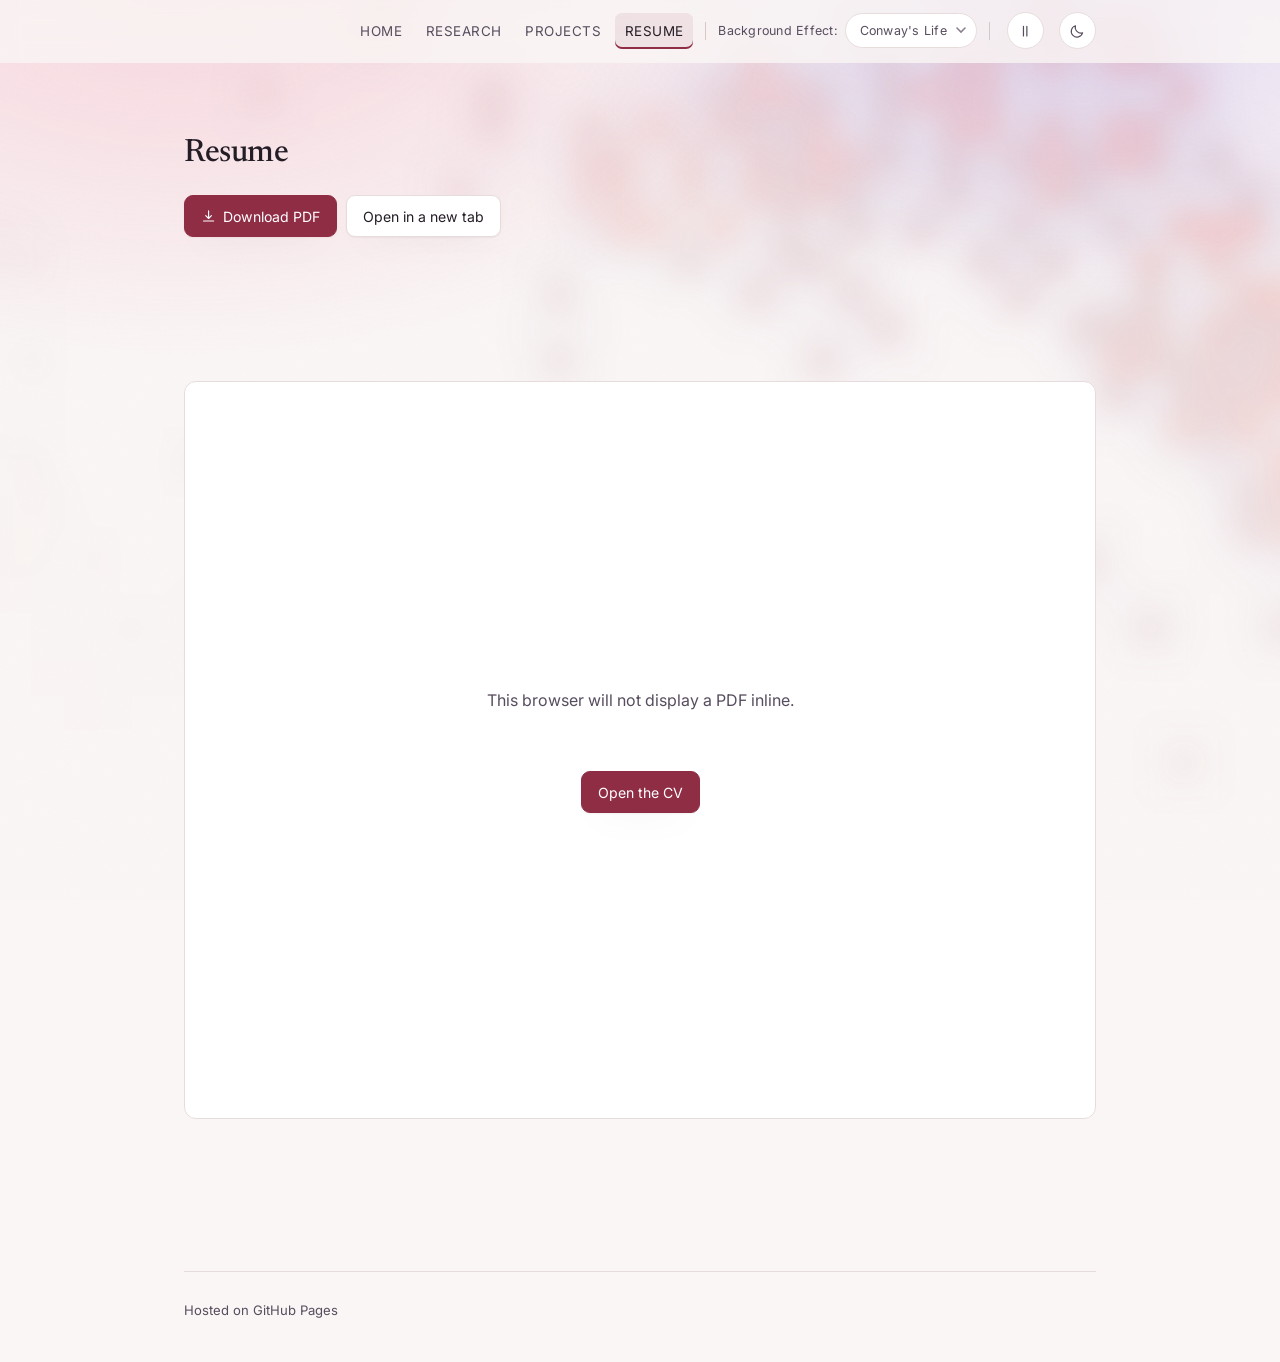
<file: resume.html>
<!DOCTYPE html>
<html lang="en" data-theme="dark">
<head>
<meta charset="UTF-8">
<meta name="viewport" content="width=device-width, initial-scale=1">
<title>Resume &mdash; Lenny Lupin-Jimenez</title>
<meta name="description" content="Curriculum vitae of Lenny Lupin-Jimenez.">
<meta name="color-scheme" content="dark light">

<!-- Set the theme before first paint: stored choice > system preference > dark. -->
<script>
  (function () {
    try {
      var stored = localStorage.getItem('theme');
      if (stored === 'light' || stored === 'dark') {
        document.documentElement.dataset.theme = stored;
        return;
      }
      var mq = window.matchMedia('(prefers-color-scheme: light)');
      document.documentElement.dataset.theme = mq.matches ? 'light' : 'dark';
    } catch (e) {
      document.documentElement.dataset.theme = 'dark';
    }
  })();

  // Animation preference: on unless this visitor has turned it off before.
  // Set before first paint so the background never starts and then stops.
  (function () {
    var v = 'on';
    try {
      var stored = localStorage.getItem('anim');
      if (stored === 'on' || stored === 'off') v = stored;
    } catch (e) {}
    document.documentElement.dataset.anim = v;
  })();
</script>

<!-- Analytics: GoatCounter, no cookies and no consent banner needed.  Counts
     the first pageview itself; site.js counts the soft navigations after it. -->
<script data-goatcounter="https://lupify.goatcounter.com/count"
        async src="//gc.zgo.at/count.js"></script>

<link rel="preconnect" href="https://fonts.googleapis.com">
<link rel="preconnect" href="https://fonts.gstatic.com" crossorigin>
<link href="https://fonts.googleapis.com/css2?family=Newsreader:ital,opsz,wght@0,6..72,400;0,6..72,500;0,6..72,600;1,6..72,400&family=Inter:wght@400;500;600&display=swap" rel="stylesheet">
<link rel="stylesheet" href="styles.css?v=40">
</head>
<body>

<canvas id="field" aria-hidden="true"></canvas>

<a class="skip" href="#main">Skip to content</a>

<div class="topbar" id="topbar">
  <div class="wrap topbar__inner">
    <nav class="nav" aria-label="Sections">
      <a href="index.html">Home</a>
      <a href="research.html">Research</a>
      <a href="projects.html">Projects</a>
      <a href="resume.html">Resume</a>
    </nav>
    <span class="bar" aria-hidden="true"></span>
    <label class="simpick">
      <span class="simpick__label">Background Effect:</span>
      <select id="sim-select">
        <option value="random">Random</option>
        <option value="turbulence">Turbulence</option>
        <option value="shallow">Shallow water</option>
        <option value="convection">Convection</option>
        <option value="life">Conway's Life</option>
      </select>
    </label>
    <span class="bar" aria-hidden="true"></span>
    <button class="toggle" id="motion-toggle" type="button" aria-label="Pause background animation">
      <svg class="i-pause" viewBox="0 0 24 24" fill="none" stroke="currentColor" stroke-width="1.8" stroke-linecap="round" aria-hidden="true">
        <path d="M9.5 5v14M14.5 5v14"/>
      </svg>
      <svg class="i-play" viewBox="0 0 24 24" fill="currentColor" aria-hidden="true">
        <path d="M8 5.2v13.6a.6.6 0 0 0 .92.5l10.5-6.8a.6.6 0 0 0 0-1l-10.5-6.8A.6.6 0 0 0 8 5.2z"/>
      </svg>
    </button>
    <button class="toggle" id="theme-toggle" type="button" aria-label="Switch color theme">
      <svg class="i-sun" viewBox="0 0 24 24" fill="none" stroke="currentColor" stroke-width="1.7" stroke-linecap="round" aria-hidden="true">
        <circle cx="12" cy="12" r="4"/><path d="M12 2v2M12 20v2M2 12h2M20 12h2M4.9 4.9l1.4 1.4M17.7 17.7l1.4 1.4M19.1 4.9l-1.4 1.4M6.3 17.7l-1.4 1.4"/>
      </svg>
      <svg class="i-moon" viewBox="0 0 24 24" fill="none" stroke="currentColor" stroke-width="1.7" stroke-linecap="round" stroke-linejoin="round" aria-hidden="true">
        <path d="M20 14.5A8.5 8.5 0 0 1 9.5 4a8.5 8.5 0 1 0 10.5 10.5z"/>
      </svg>
    </button>
  </div>
</div>

<main id="main">

<header class="hero">
  <div class="wrap">
    <h1>Resume</h1>
    <div class="links" style="margin-top:1.5rem">
      <a class="btn btn--primary" href="files/LeonardLupin-Jimenez_CV.pdf" download>
        <svg viewBox="0 0 24 24" fill="none" stroke="currentColor" stroke-width="1.8" stroke-linecap="round" stroke-linejoin="round" aria-hidden="true"><path d="M12 3v12m0 0-4.5-4.5M12 15l4.5-4.5M4 19h16"/></svg>
        Download PDF
      </a>
      <a class="btn" href="files/LeonardLupin-Jimenez_CV.pdf" target="_blank" rel="noopener">Open in a new tab</a>
    </div>
  </div>
</header>

<section class="section" id="resume">
  <div class="wrap">
    <!-- Rendered inline by the browser's own PDF viewer. The content inside the
         object is what shows when it cannot do that, which is the case on some
         mobile browsers, so it has to be a usable fallback rather than a note. -->
    <object class="pdf" data="files/LeonardLupin-Jimenez_CV.pdf#view=FitH"
            type="application/pdf" aria-label="Curriculum vitae">
      <div class="pdf__fallback">
        <p>This browser will not display a PDF inline.</p>
        <p class="links" style="justify-content:center">
          <a class="btn btn--primary" href="files/LeonardLupin-Jimenez_CV.pdf" target="_blank" rel="noopener">Open the CV</a>
        </p>
      </div>
    </object>
  </div>
</section>

<div class="wrap">
  <footer>
    <span>Hosted on GitHub Pages</span>
  </footer>
</div>

</main>

<script src="site.js?v=41" defer></script>
<script src="background.js?v=39" defer></script>
</body>
</html>
</file>
<file: styles.css>
/* ---------- tokens ---------- */
:root {
  --bg:          #faf6f5;
  --bg-veil:     rgba(250, 246, 245, .78);
  --surface:     #ffffff;
  --surface-2:   #f4eeed;
  --line:        #e6dcdb;
  --line-strong: #d6c8c8;
  --text:        #241d26;
  /* Darkened from #6d6274, which sat at 5.36:1 on the page white -- barely over
     AA and leaving no room for anything behind it. At 7.44:1 the glow below can
     be brighter than before and still leave muted text more legible than it was. */
  --muted:       #574d5e;
  --accent:      #8f2d45;
  --accent-2:    #5c3d8f;
  --accent-wash: rgba(143, 45, 69, .09);
  /* A near-white page loses luminance fast under a dark tint, so the light glow
     is a light, highly saturated one: it shifts hue rather than brightness and
     carries 1.7x the colour of the old maroon at better contrast. Each gradient
     ends on its own hue at zero alpha -- fading to `transparent` interpolates
     through transparent black and dirties the ramp. */
  --glow-a:      rgba(240, 138, 168, .30);
  --glow-a0:     rgba(240, 138, 168, 0);
  --glow-b:      rgba(171, 142, 232, .30);
  --glow-b0:     rgba(171, 142, 232, 0);
  --grain:       .022;
  --shadow:      0 1px 2px rgba(36,29,38,.05), 0 14px 34px -20px rgba(36,29,38,.35);

  --font-sans: "Inter", ui-sans-serif, system-ui, -apple-system, "Segoe UI", Roboto, sans-serif;
  --font-serif: "Newsreader", ui-serif, Georgia, "Times New Roman", serif;
  --measure: 68ch;
  --pad: clamp(1.1rem, 5vw, 2.5rem);
}

:root[data-theme="dark"] {
  --bg:          #17141b;
  --bg-veil:     rgba(23, 20, 27, .72);
  --surface:     #201c28;
  --surface-2:   #272131;
  --line:        #342d40;
  --line-strong: #453c54;
  --text:        #ece6f0;
  --muted:       #a89eb5;
  --accent:      #d4697f;
  --accent-2:    #ab8ede;
  --accent-wash: rgba(212, 105, 127, .12);
  --glow-a:      rgba(143, 45, 69, .38);
  --glow-a0:     rgba(143, 45, 69, 0);
  --glow-b:      rgba(92, 61, 143, .30);
  --glow-b0:     rgba(92, 61, 143, 0);
  --grain:       .035;
  --shadow:      0 1px 2px rgba(0,0,0,.3), 0 18px 40px -22px rgba(0,0,0,.8);
}

@media (prefers-color-scheme: light) {
  :root:not([data-theme="dark"]):not([data-theme="light"]) { color-scheme: light; }
}

/* ---------- background field ---------- */
#field {
  position: fixed; inset: 0;
  /* Starts invisible; background.js animates the opacity itself, frame by
     frame. It deliberately does not use a CSS transition: the reduced-motion
     block below forces every transition to 0.01ms, which turned the cross-fade
     into an instant cut for anyone with that setting. */
  opacity: 0;
  width: 100%; height: 100%;
  z-index: -2;
  pointer-events: none;
  /* The blur radius is set from JS, in units of one simulation cell. Blurring
     shrinks the painted area inward from the edges, so the canvas is inset
     slightly beyond the viewport to keep the edges covered. */
  margin: -4vmax;
  width: calc(100% + 8vmax);
  height: calc(100% + 8vmax);
}

/* ---------- base ---------- */
*, *::before, *::after { box-sizing: border-box; }

html { scroll-behavior: smooth; }
@media (prefers-reduced-motion: reduce) {
  html { scroll-behavior: auto; }
  *, *::before, *::after { animation-duration: .01ms !important; transition-duration: .01ms !important; }
}

body {
  margin: 0;
  background: var(--bg);
  color: var(--text);
  font-family: var(--font-sans);
  font-size: 1rem;
  line-height: 1.65;
  -webkit-font-smoothing: antialiased;
  overflow-x: hidden;
}

a { color: var(--accent); text-underline-offset: 3px; text-decoration-thickness: 1px; }
a:hover { color: var(--text); }
:focus-visible { outline: 2px solid var(--accent-2); outline-offset: 3px; border-radius: 3px; }

h1, h2, h3 { font-family: var(--font-serif); font-weight: 500; line-height: 1.15; margin: 0; letter-spacing: -.015em; }

.wrap { width: min(100%, 62rem); margin-inline: auto; padding-inline: var(--pad); }

/* Publication titles, author lists and DOIs contain long unbroken runs; without
   this they push the page sideways on a phone. */
.lead, .desc, .excerpt, .entry__org, .paper__title, .paper__authors, .card p {
  overflow-wrap: break-word;
}

.skip {
  position: absolute; left: -9999px; top: 0;
  background: var(--surface); color: var(--text);
  padding: .6rem 1rem; border-radius: 8px; z-index: 100;
}
.skip:focus { left: 1rem; top: 1rem; }

.visually-hidden {
  position: absolute; width: 1px; height: 1px;
  margin: -1px; padding: 0; overflow: hidden;
  clip: rect(0 0 0 0); clip-path: inset(50%); white-space: nowrap;
}

/* ---------- top bar ---------- */
.topbar {
  position: sticky; top: 0; z-index: 20;
  background: var(--bg-veil);
  backdrop-filter: blur(12px);
  border-bottom: 1px solid transparent;
  transition: border-color .3s ease;
}
.topbar[data-stuck="true"] { border-bottom-color: var(--line); }
.topbar__inner {
  display: flex; align-items: center; justify-content: flex-end;
  flex-wrap: wrap; gap: .45rem .6rem;
  padding-block: .5rem;
  min-height: 3.85rem;
}

.nav { display: flex; gap: .25rem; }
.nav a {
  color: var(--muted); text-decoration: none;
  font-size: .84rem; letter-spacing: .04em; text-transform: uppercase;
  padding: .45rem .6rem; border-radius: 7px;
  transition: color .18s ease, background-color .18s ease;
}
.nav a:hover { color: var(--text); background: var(--accent-wash); }
.nav a[aria-current="page"] {
  color: var(--text);
  background: var(--accent-wash);
  box-shadow: inset 0 -2px 0 var(--accent);
}

/* A hairline between groups in the toolbar: the pages, the background control,
   and the two round buttons. */
.bar {
  width: 1px; height: 1.15rem; flex: none;
  background: var(--line-strong);
  margin-inline: .15rem;
}

/* Simulation picker.  Sized and coloured like the round toggles beside it so
   the toolbar reads as one group. */
.simpick { display: inline-flex; align-items: center; gap: .45rem; }
.simpick__label {
  font-size: .78rem; letter-spacing: .02em; color: var(--muted); white-space: nowrap;
}
.simpick select {
  appearance: none; -webkit-appearance: none;
  font: inherit; font-size: .78rem; letter-spacing: .02em;
  color: var(--muted);
  background-color: var(--surface);
  background-image: url("data:image/svg+xml,%3Csvg xmlns='http://www.w3.org/2000/svg' width='10' height='7' viewBox='0 0 10 7'%3E%3Cpath d='M1 1l4 4 4-4' fill='none' stroke='%238a8090' stroke-width='1.6' stroke-linecap='round'/%3E%3C/svg%3E");
  background-repeat: no-repeat;
  background-position: right .62rem center;
  border: 1px solid var(--line); border-radius: 999px;
  padding: .38rem 1.75rem .38rem .85rem;
  cursor: pointer;
  transition: color .18s ease, border-color .18s ease;
}
.simpick select:hover { color: var(--text); border-color: var(--line-strong); }
.simpick select option { color: var(--text); background: var(--surface); }
@media (max-width: 620px) {
  .simpick select { font-size: .74rem; padding: .34rem 1.5rem .34rem .7rem; }
  .simpick__label { font-size: .72rem; }
  .nav a { padding: .4rem .45rem; }
  /* the toolbar wraps at this width, which puts the dividers in the wrong
     places, so they go rather than mislead */
  .bar { display: none; }
}

.toggle {
  display: grid; place-items: center;
  width: 2.3rem; height: 2.3rem; flex: none; margin-left: .35rem;
  border: 1px solid var(--line); border-radius: 999px;
  background: var(--surface); color: var(--muted);
  cursor: pointer;
  transition: color .18s ease, border-color .18s ease, transform .18s ease;
}
.toggle:hover { color: var(--accent); border-color: var(--line-strong); transform: rotate(-12deg); }
.toggle svg { width: 1.02rem; height: 1.02rem; }
:root[data-anim="on"]  .toggle .i-pause { display: block; }
:root[data-anim="on"]  .toggle .i-play  { display: none; }
:root[data-anim="off"] .toggle .i-pause { display: none; }
:root[data-anim="off"] .toggle .i-play  { display: block; }
#motion-toggle:hover { transform: none; }

:root[data-theme="dark"] .toggle .i-sun { display: block; }
:root[data-theme="dark"] .toggle .i-moon { display: none; }
:root[data-theme="light"] .toggle .i-sun { display: none; }
:root[data-theme="light"] .toggle .i-moon { display: block; }

/* ---------- hero ---------- */
.hero { position: relative; padding-block: clamp(2.5rem, 8vw, 4.5rem) clamp(2.5rem, 7vw, 4.5rem); }

/* The glow belongs to the page, not to the hero: anchored to a box whose height
   changes from page to page it landed differently on each, and its lower edge
   could cut off mid-fade. This is one band across the top of the document,
   identical everywhere. */
body::before {
  content: "";
  position: absolute; inset: 0 0 auto 0;
  height: clamp(26rem, 62vh, 46rem);
  background:
    radial-gradient(58rem 34rem at 14% -4%, var(--glow-a), var(--glow-a0) 70%),
    radial-gradient(50rem 30rem at 86% -10%, var(--glow-b), var(--glow-b0) 72%);
  pointer-events: none; z-index: -1;
}

/* A wide, smooth alpha ramp cannot be represented in 8-bit colour, so it steps
   into visible rings -- the banding across the top of the page. Faint
   monochrome noise over the top dithers those steps away. It is far too weak to
   read as texture; it is what makes the gradient look continuous. */
body::after {
  content: "";
  position: fixed; inset: 0;
  background-image: url("data:image/svg+xml,%3Csvg xmlns='http://www.w3.org/2000/svg' width='140' height='140'%3E%3Cfilter id='n'%3E%3CfeTurbulence type='fractalNoise' baseFrequency='.85' numOctaves='2' stitchTiles='stitch'/%3E%3CfeColorMatrix type='saturate' values='0'/%3E%3C/filter%3E%3Crect width='140' height='140' filter='url(%23n)'/%3E%3C/svg%3E");
  opacity: var(--grain);
  pointer-events: none; z-index: -1;
}
.lead { font-size: clamp(1.04rem, 2.2vw, 1.16rem); max-width: var(--measure); margin: 0 0 1.1rem; }
.lead--muted { color: var(--muted); }
.lead strong { font-weight: 500; color: var(--text); box-shadow: inset 0 -.42em 0 var(--accent-wash); }

.chips { display: flex; flex-wrap: wrap; gap: .5rem; margin-top: 2rem; }
.chip {
  font-size: .8rem; color: var(--muted);
  border: 1px solid var(--line); border-radius: 999px;
  padding: .3rem .8rem; background: var(--surface);
}
.chip b { font-weight: 500; color: var(--text); }

.links { display: flex; flex-wrap: wrap; gap: .55rem; margin-top: 1.6rem; }
.btn {
  display: inline-flex; align-items: center; gap: .45rem;
  font-size: .88rem; text-decoration: none;
  padding: .52rem 1rem; border-radius: 9px;
  border: 1px solid var(--line); background: var(--surface); color: var(--text);
  box-shadow: var(--shadow);
  transition: border-color .18s ease, transform .18s ease, color .18s ease;
}
.btn:hover { color: var(--accent); border-color: var(--accent); transform: translateY(-1px); }
.btn--primary { background: var(--accent); border-color: var(--accent); color: #fff; }
.btn--primary:hover { color: #fff; filter: brightness(1.08); }
:root[data-theme="dark"] .btn--primary { color: #1b1016; }
:root[data-theme="dark"] .btn--primary:hover { color: #1b1016; }
.btn svg { width: .95rem; height: .95rem; flex: none; }

/* ---------- sections ---------- */
section { scroll-margin-top: 5rem; }
.section { padding-block: clamp(2.75rem, 7vw, 4.5rem); }
.section__head { display: flex; align-items: baseline; gap: 1rem; margin-bottom: 2.5rem; }
.section__head h2 { font-size: clamp(1.55rem, 4vw, 2.1rem); white-space: nowrap; }
.section__head .rule { flex: 1; height: 1px; background: linear-gradient(90deg, var(--line-strong), transparent); }
.section__head .count { font-size: .8rem; color: var(--muted); letter-spacing: .08em; }

/* ---------- research timeline ---------- */
.entries { display: flex; flex-direction: column; gap: 2.5rem; }
.entry { display: grid; grid-template-columns: 9.5rem 1fr; gap: 1.75rem; }
.entry__rail { position: relative; padding-top: .28rem; }
.entry__years { font-size: .82rem; color: var(--accent-2); letter-spacing: .04em; font-variant-numeric: tabular-nums; }
.entry__place { display: block; font-size: .8rem; color: var(--muted); margin-top: .15rem; }
.entry__body { position: relative; padding-left: 1.75rem; border-left: 1px solid var(--line); }
.entry__body::before {
  content: ""; position: absolute; left: -4.5px; top: .62rem;
  width: 8px; height: 8px; border-radius: 999px;
  background: var(--accent); box-shadow: 0 0 0 4px var(--bg);
}
.entry h3 { font-size: 1.3rem; margin-bottom: .3rem; }
.entry__org { font-size: .89rem; color: var(--muted); margin: 0 0 .8rem; }
.entry__org b { font-weight: 500; color: var(--text); }
.entry p.desc { margin: 0; max-width: var(--measure); }

.papers { list-style: none; margin: 1.1rem 0 0; padding: 0; display: flex; flex-direction: column; gap: .55rem; }
.paper {
  display: block; text-decoration: none; color: inherit;
  border: 1px solid var(--line); border-left: 2px solid var(--line-strong);
  border-radius: 4px 10px 10px 4px;
  background: var(--surface);
  padding: .75rem .95rem;
  transition: border-color .18s ease, background-color .18s ease, transform .18s ease;
}
.paper:hover { border-left-color: var(--accent); background: var(--surface-2); transform: translateX(2px); }
.paper__title { font-family: var(--font-serif); font-size: 1.02rem; line-height: 1.35; display: block; }
.paper:hover .paper__title { color: var(--accent); }
.paper__authors { display: block; font-size: .82rem; color: var(--muted); margin-top: .3rem; }
.paper__authors b { color: var(--text); font-weight: 600; }
.paper__meta { display: flex; flex-wrap: wrap; align-items: center; gap: .45rem; margin-top: .5rem; }
.tag {
  font-size: .71rem; letter-spacing: .05em; text-transform: uppercase;
  color: var(--muted); border: 1px solid var(--line); border-radius: 5px; padding: .12rem .45rem;
}
.tag--venue { color: var(--accent-2); border-color: currentColor; opacity: .9; }

@media (max-width: 760px) {
  .entry { grid-template-columns: 1fr; gap: .7rem; }
  .entry__rail { padding-top: 0; }
  .entry__place { display: inline; margin-left: .5rem; }
  .entry__body { padding-left: 1.1rem; }
}

/* ---------- contact ---------- */
.contact {
  border: 1px solid var(--line); border-radius: 16px;
  background: var(--surface);
  padding: clamp(1.5rem, 5vw, 2.5rem);
  display: flex; flex-wrap: wrap; align-items: center; justify-content: space-between; gap: 1.5rem;
}
.contact h2 { font-size: 1.6rem; margin-bottom: .4rem; }
.contact p { margin: 0; color: var(--muted); max-width: 38ch; }

footer {
  border-top: 1px solid var(--line);
  margin-top: clamp(3rem, 8vw, 5rem);
  padding-block: 1.75rem 2.5rem;
  font-size: .82rem; color: var(--muted);
  display: flex; flex-wrap: wrap; gap: .75rem;
}

/* ---------- reveal ---------- */
.reveal { opacity: 0; transform: translateY(14px); transition: opacity .6s ease, transform .6s ease; }
.reveal.is-in { opacity: 1; transform: none; }
@media (prefers-reduced-motion: reduce) { .reveal { opacity: 1; transform: none; } }

/* ---------- selected work cards ---------- */
.cards { display: grid; gap: 1rem; grid-template-columns: repeat(auto-fit, minmax(15rem, 1fr)); }
.card {
  position: relative; overflow: hidden;
  border: 1px solid var(--line); border-radius: 14px;
  background: var(--surface); padding: 1.4rem;
  display: flex; flex-direction: column; gap: .5rem;
  transition: border-color .2s ease, transform .2s ease, box-shadow .2s ease;
}
.card::after {
  content: ""; position: absolute; inset: 0 0 auto 0; height: 2px;
  background: linear-gradient(90deg, var(--accent), var(--accent-2));
  opacity: 0; transition: opacity .2s ease;
}
.card:hover { transform: translateY(-3px); border-color: var(--line-strong); box-shadow: var(--shadow); }
.card:hover::after { opacity: 1; }
.card__meta { margin: 0; font-size: .78rem; letter-spacing: .05em; text-transform: uppercase; color: var(--accent-2); }
.card h3 { font-size: 1.12rem; line-height: 1.25; }
.card p.excerpt { margin: 0; font-size: .93rem; color: var(--muted); }
.card__foot { margin-top: auto; padding-top: .7rem; display: flex; flex-wrap: wrap; gap: .4rem; }
.card__foot a {
  font-size: .78rem; text-decoration: none; color: var(--muted);
  border: 1px solid var(--line); border-radius: 6px; padding: .2rem .55rem;
  transition: color .18s ease, border-color .18s ease;
}
.card__foot a:hover { color: var(--accent); border-color: var(--accent); }

.section__head a.count { text-decoration: none; white-space: nowrap; }
.section__head a.count:hover { color: var(--accent); }

.pagelink { display: inline-flex; align-items: center; gap: .4rem; margin-top: 1.75rem; font-size: .92rem; }


.card__tags { margin: .25rem 0 0; display: flex; flex-wrap: wrap; gap: .35rem; }

/* ---------- embedded CV ---------- */
.pdf {
  display: block; width: 100%;
  height: min(82vh, 1180px);
  border: 1px solid var(--line); border-radius: 12px;
  background: var(--surface);
}
.pdf__fallback {
  display: flex; flex-direction: column; align-items: center; justify-content: center;
  gap: 1rem; height: 100%; padding: 2rem; text-align: center; color: var(--muted);
}
@media (max-width: 620px) { .pdf { height: 70vh; } }
</file>
